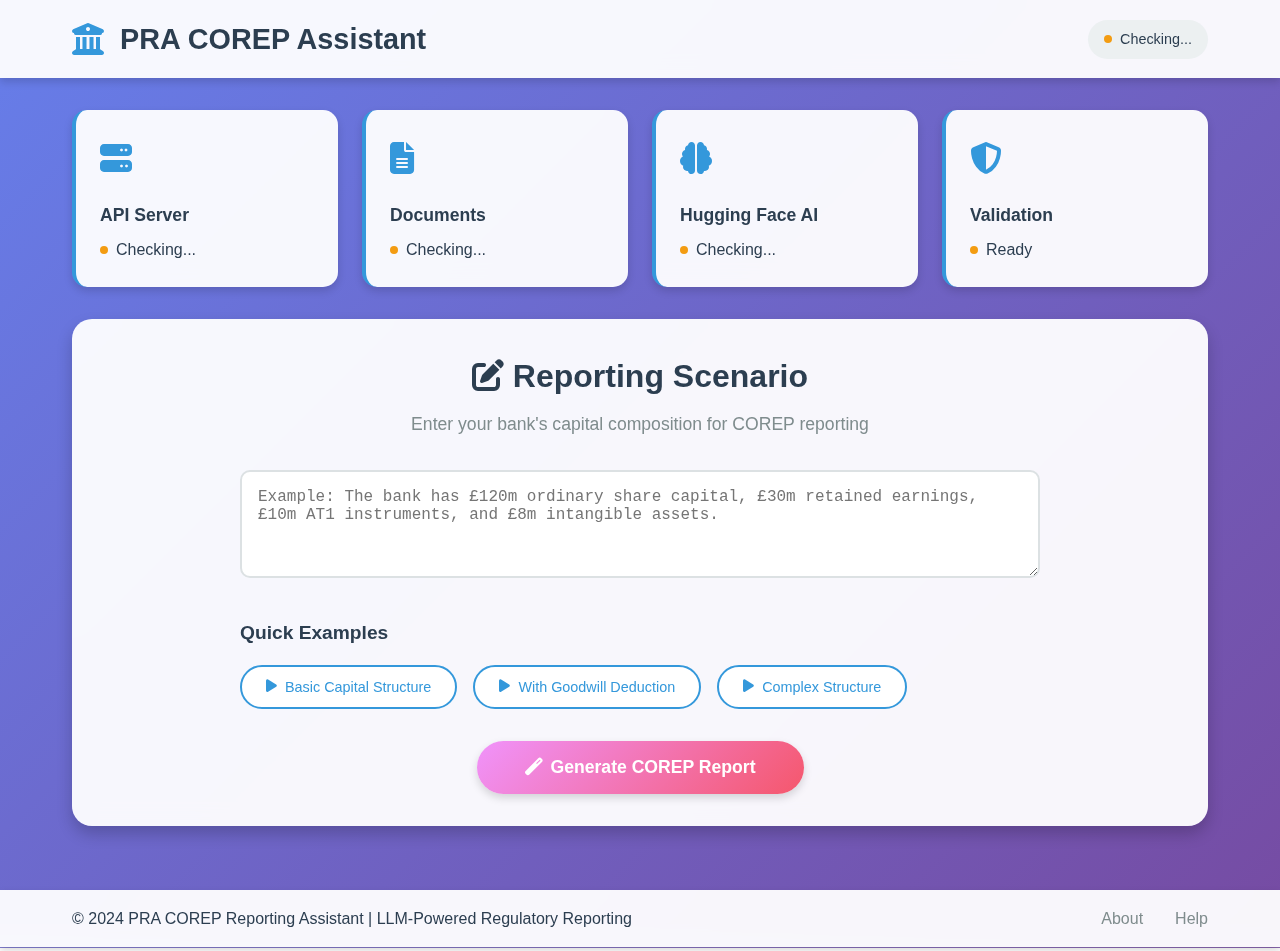
<file: frontend/index.html>
<!DOCTYPE html>
<html lang="en">
<head>
    <meta charset="UTF-8">
    <meta name="viewport" content="width=device-width, initial-scale=1.0">
    <title>PRA COREP Reporting Assistant</title>
    <link rel="stylesheet" href="css/styles.css">
    <link rel="stylesheet" href="https://cdnjs.cloudflare.com/ajax/libs/font-awesome/6.4.0/css/all.min.css">
</head>
<body>
    <div class="app-container">
        <!-- Header -->
        <header class="header">
            <div class="header-content">
                <div class="logo">
                    <i class="fas fa-university"></i>
                    <h1>PRA COREP Assistant</h1>
                </div>
                <div class="header-status">
                    <div class="status-indicator" id="system-status">
                        <span class="status-dot"></span>
                        <span class="status-text">Checking...</span>
                    </div>
                </div>
            </div>
        </header>

        <!-- Main Content -->
        <main class="main-content">
            <!-- System Status Dashboard -->
            <section class="status-dashboard">
                <div class="dashboard-grid">
                    <div class="status-card" id="api-card">
                        <div class="card-icon">
                            <i class="fas fa-server"></i>
                        </div>
                        <div class="card-content">
                            <h3>API Server</h3>
                            <div class="status-info">
                                <span class="status-dot" id="api-status"></span>
                                <span id="api-status-text">Checking...</span>
                            </div>
                        </div>
                    </div>

                    <div class="status-card" id="docs-card">
                        <div class="card-icon">
                            <i class="fas fa-file-alt"></i>
                        </div>
                        <div class="card-content">
                            <h3>Documents</h3>
                            <div class="status-info">
                                <span class="status-dot" id="docs-status"></span>
                                <span id="docs-status-text">Checking...</span>
                            </div>
                        </div>
                    </div>

                    <div class="status-card" id="groq-card">
                        <div class="card-icon">
                            <i class="fas fa-brain"></i>
                        </div>
                        <div class="card-content">
                            <h3>Hugging Face AI</h3>
                            <div class="status-info">
                                <span class="status-dot" id="groq-status"></span>
                                <span id="groq-status-text">Checking...</span>
                            </div>
                        </div>
                    </div>

                    <div class="status-card" id="validation-card">
                        <div class="card-icon">
                            <i class="fas fa-shield-alt"></i>
                        </div>
                        <div class="card-content">
                            <h3>Validation</h3>
                            <div class="status-info">
                                <span class="status-dot" id="validation-status"></span>
                                <span id="validation-status-text">Ready</span>
                            </div>
                        </div>
                    </div>
                </div>
            </section>

            <!-- Query Section -->
            <section class="query-section">
                <div class="section-header">
                    <h2><i class="fas fa-edit"></i> Reporting Scenario</h2>
                    <p>Enter your bank's capital composition for COREP reporting</p>
                </div>

                <div class="query-container">
                    <div class="input-group">
                        <textarea 
                            id="query-input" 
                            placeholder="Example: The bank has £120m ordinary share capital, £30m retained earnings, £10m AT1 instruments, and £8m intangible assets."
                            rows="4"
                        ></textarea>
                    </div>

                    <div class="examples-section">
                        <h3>Quick Examples</h3>
                        <div class="example-buttons">
                            <button class="example-btn" onclick="setQuery('The bank has £120m ordinary share capital, £30m retained earnings, £10m AT1 instruments, and £8m intangible assets.')">
                                <i class="fas fa-play"></i>
                                Basic Capital Structure
                            </button>
                            <button class="example-btn" onclick="setQuery('Our bank holds £50m in ordinary shares, £15m retained earnings, no AT1 instruments, and £2m in goodwill that needs deduction.')">
                                <i class="fas fa-play"></i>
                                With Goodwill Deduction
                            </button>
                            <button class="example-btn" onclick="setQuery('Bank reports £200m CET1 capital consisting of £180m ordinary shares and £20m retained earnings, with £5m intangible deductions and £25m AT1 instruments.')">
                                <i class="fas fa-play"></i>
                                Complex Structure
                            </button>
                        </div>
                    </div>

                    <div class="action-section">
                        <button id="generate-btn" class="generate-btn" onclick="generateReport()">
                            <i class="fas fa-magic"></i>
                            Generate COREP Report
                        </button>
                    </div>
                </div>
            </section>

            <!-- Loading State -->
            <section class="loading-section" id="loading-section" style="display: none;">
                <div class="loading-content">
                    <div class="loading-spinner">
                        <div class="spinner"></div>
                    </div>
                    <h3>Analyzing Scenario</h3>
                    <p>Generating COREP report with regulatory compliance validation...</p>
                    <div class="loading-steps">
                        <div class="step" id="step-retrieval">
                            <i class="fas fa-search"></i>
                            <span>Retrieving regulatory documents</span>
                        </div>
                        <div class="step" id="step-analysis">
                            <i class="fas fa-brain"></i>
                            <span>AI analysis with Groq</span>
                        </div>
                        <div class="step" id="step-validation">
                            <i class="fas fa-shield-alt"></i>
                            <span>Regulatory validation</span>
                        </div>
                        <div class="step" id="step-complete">
                            <i class="fas fa-check"></i>
                            <span>Report generation complete</span>
                        </div>
                    </div>
                </div>
            </section>

            <!-- Results Section -->
            <section class="results-section" id="results-section" style="display: none;">
                <div class="section-header">
                    <h2><i class="fas fa-chart-line"></i> COREP Report Results</h2>
                </div>

                <!-- Summary Metrics -->
                <div class="summary-metrics" id="summary-metrics">
                    <div class="metrics-grid">
                        <div class="metric-card">
                            <div class="metric-value" id="cet1-total">-</div>
                            <div class="metric-label">Total CET1</div>
                        </div>
                        <div class="metric-card">
                            <div class="metric-value" id="at1-total">-</div>
                            <div class="metric-label">Total AT1</div>
                        </div>
                        <div class="metric-card">
                            <div class="metric-value" id="tier2-total">-</div>
                            <div class="metric-label">Total Tier 2</div>
                        </div>
                        <div class="metric-card">
                            <div class="metric-value" id="validation-status-badge">-</div>
                            <div class="metric-label">Validation</div>
                        </div>
                    </div>
                </div>

                <!-- Tabs Navigation -->
                <div class="tabs-container">
                    <div class="tabs-nav">
                        <button class="tab-btn active" onclick="switchTab('template')">
                            <i class="fas fa-table"></i>
                            Template
                        </button>
                        <button class="tab-btn" onclick="switchTab('validation')">
                            <i class="fas fa-shield-alt"></i>
                            Validation
                        </button>
                        <button class="tab-btn" onclick="switchTab('sources')">
                            <i class="fas fa-book"></i>
                            Sources
                        </button>
                        <button class="tab-btn" onclick="switchTab('export')">
                            <i class="fas fa-download"></i>
                            Export
                        </button>
                    </div>

                    <!-- Tab Content -->
                    <div class="tabs-content">
                        <!-- Template Tab -->
                        <div class="tab-pane active" id="template-tab">
                            <div class="template-container">
                                <div class="template-header">
                                    <h3>COREP Template C 01.00 - Own Funds</h3>
                                    <div class="template-info">
                                        <span id="template-currency">GBP</span>
                                        <span id="template-date">-</span>
                                    </div>
                                </div>
                                <div class="template-table-container">
                                    <table class="template-table" id="template-table">
                                        <thead>
                                            <tr>
                                                <th>Row</th>
                                                <th>Description</th>
                                                <th>Amount</th>
                                                <th>Notes</th>
                                            </tr>
                                        </thead>
                                        <tbody id="template-tbody">
                                            <!-- Dynamic content -->
                                        </tbody>
                                    </table>
                                </div>
                            </div>
                        </div>

                        <!-- Validation Tab -->
                        <div class="tab-pane" id="validation-tab">
                            <div class="validation-container">
                                <div class="validation-summary" id="validation-summary">
                                    <!-- Dynamic content -->
                                </div>
                                <div class="validation-details" id="validation-details">
                                    <!-- Dynamic content -->
                                </div>
                            </div>
                        </div>

                        <!-- Sources Tab -->
                        <div class="tab-pane" id="sources-tab">
                            <div class="sources-container">
                                <div class="sources-list" id="sources-list">
                                    <!-- Dynamic content -->
                                </div>
                            </div>
                        </div>

                        <!-- Export Tab -->
                        <div class="tab-pane" id="export-tab">
                            <div class="export-container">
                                <h3>Export Options</h3>
                                <div class="export-buttons">
                                    <button class="export-btn" onclick="exportReport('json')">
                                        <i class="fas fa-file-code"></i>
                                        JSON
                                    </button>
                                    <button class="export-btn" onclick="exportReport('csv')">
                                        <i class="fas fa-file-csv"></i>
                                        CSV
                                    </button>
                                    <button class="export-btn" onclick="exportReport('html')">
                                        <i class="fas fa-file-alt"></i>
                                        HTML
                                    </button>
                                    <button class="export-btn" onclick="exportReport('pdf')">
                                        <i class="fas fa-file-pdf"></i>
                                        PDF
                                    </button>
                                </div>
                                <div class="export-preview" id="export-preview">
                                    <!-- Dynamic content -->
                                </div>
                            </div>
                        </div>
                    </div>
                </div>
            </section>
        </main>

        <!-- Footer -->
        <footer class="footer">
            <div class="footer-content">
                <p>&copy; 2024 PRA COREP Reporting Assistant | LLM-Powered Regulatory Reporting</p>
                <div class="footer-links">
                    <a href="#" onclick="showAbout()">About</a>
                    <a href="#" onclick="showHelp()">Help</a>
                </div>
            </div>
        </footer>
    </div>

    <!-- Scripts -->
    <script src="js/app.js"></script>
</body>
</html>
</file>
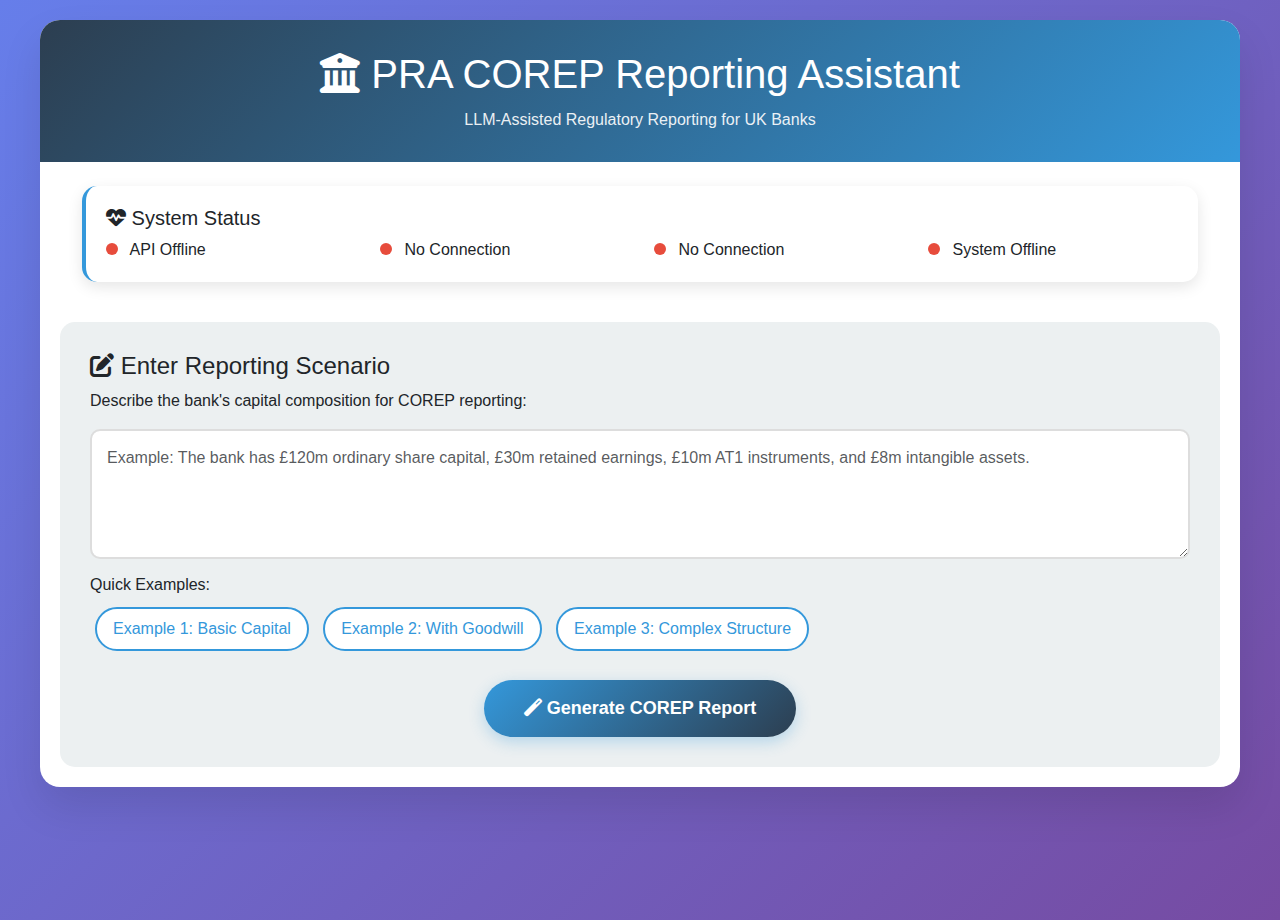
<file: frontend.html>
<!DOCTYPE html>
<html lang="en">
<head>
    <meta charset="UTF-8">
    <meta name="viewport" content="width=device-width, initial-scale=1.0">
    <title>PRA COREP Reporting Assistant</title>
    <link href="https://cdn.jsdelivr.net/npm/bootstrap@5.3.0/dist/css/bootstrap.min.css" rel="stylesheet">
    <link href="https://cdnjs.cloudflare.com/ajax/libs/font-awesome/6.4.0/css/all.min.css" rel="stylesheet">
    <style>
        :root {
            --primary-color: #2c3e50;
            --secondary-color: #3498db;
            --success-color: #27ae60;
            --warning-color: #f39c12;
            --danger-color: #e74c3c;
            --light-bg: #ecf0f1;
        }

        body {
            background: linear-gradient(135deg, #667eea 0%, #764ba2 100%);
            min-height: 100vh;
            font-family: 'Segoe UI', Tahoma, Geneva, Verdana, sans-serif;
        }

        .main-container {
            background: white;
            border-radius: 20px;
            box-shadow: 0 20px 40px rgba(0,0,0,0.1);
            margin: 20px auto;
            max-width: 1200px;
            overflow: hidden;
        }

        .header {
            background: linear-gradient(135deg, var(--primary-color), var(--secondary-color));
            color: white;
            padding: 30px;
            text-align: center;
        }

        .header h1 {
            margin: 0;
            font-size: 2.5rem;
            font-weight: 300;
        }

        .header p {
            margin: 10px 0 0 0;
            opacity: 0.9;
        }

        .status-card {
            background: white;
            border-radius: 15px;
            padding: 20px;
            box-shadow: 0 5px 15px rgba(0,0,0,0.1);
            margin-bottom: 20px;
            border-left: 4px solid var(--secondary-color);
        }

        .status-indicator {
            display: inline-block;
            width: 12px;
            height: 12px;
            border-radius: 50%;
            margin-right: 8px;
        }

        .status-indicator.online { background: var(--success-color); }
        .status-indicator.offline { background: var(--danger-color); }
        .status-indicator.warning { background: var(--warning-color); }

        .query-section {
            background: var(--light-bg);
            padding: 30px;
            border-radius: 15px;
            margin: 20px;
        }

        .query-textarea {
            border: 2px solid #ddd;
            border-radius: 10px;
            padding: 15px;
            font-size: 16px;
            resize: vertical;
            transition: border-color 0.3s;
        }

        .query-textarea:focus {
            border-color: var(--secondary-color);
            outline: none;
            box-shadow: 0 0 0 3px rgba(52, 152, 219, 0.1);
        }

        .example-btn {
            background: white;
            border: 2px solid var(--secondary-color);
            color: var(--secondary-color);
            border-radius: 25px;
            padding: 8px 16px;
            margin: 5px;
            transition: all 0.3s;
            cursor: pointer;
        }

        .example-btn:hover {
            background: var(--secondary-color);
            color: white;
            transform: translateY(-2px);
        }

        .generate-btn {
            background: linear-gradient(135deg, var(--secondary-color), var(--primary-color));
            color: white;
            border: none;
            border-radius: 50px;
            padding: 15px 40px;
            font-size: 18px;
            font-weight: 600;
            cursor: pointer;
            transition: all 0.3s;
            box-shadow: 0 5px 15px rgba(52, 152, 219, 0.3);
        }

        .generate-btn:hover {
            transform: translateY(-3px);
            box-shadow: 0 8px 25px rgba(52, 152, 219, 0.4);
        }

        .generate-btn:disabled {
            background: #ccc;
            cursor: not-allowed;
            transform: none;
            box-shadow: none;
        }

        .results-section {
            display: none;
            padding: 30px;
        }

        .result-card {
            background: white;
            border-radius: 15px;
            padding: 25px;
            margin-bottom: 20px;
            box-shadow: 0 5px 15px rgba(0,0,0,0.1);
        }

        .template-table {
            background: white;
            border-radius: 10px;
            overflow: hidden;
            box-shadow: 0 3px 10px rgba(0,0,0,0.1);
        }

        .template-table table {
            margin: 0;
        }

        .template-table th {
            background: var(--primary-color);
            color: white;
            font-weight: 600;
            border: none;
        }

        .validation-flag {
            padding: 10px 15px;
            margin: 5px 0;
            border-radius: 8px;
            border-left: 4px solid;
        }

        .validation-flag.error {
            background: #fee;
            border-color: var(--danger-color);
        }

        .validation-flag.warning {
            background: #fff3cd;
            border-color: var(--warning-color);
        }

        .validation-flag.info {
            background: #d1ecf1;
            border-color: var(--secondary-color);
        }

        .metric-card {
            background: white;
            border-radius: 10px;
            padding: 20px;
            text-align: center;
            box-shadow: 0 3px 10px rgba(0,0,0,0.1);
            transition: transform 0.3s;
        }

        .metric-card:hover {
            transform: translateY(-5px);
        }

        .metric-value {
            font-size: 2rem;
            font-weight: bold;
            color: var(--secondary-color);
        }

        .metric-label {
            color: #666;
            font-size: 0.9rem;
            margin-top: 5px;
        }

        .loading-spinner {
            display: none;
            text-align: center;
            padding: 40px;
        }

        .spinner-border {
            width: 3rem;
            height: 3rem;
            border-width: 0.3rem;
        }

        .export-buttons {
            display: flex;
            gap: 10px;
            flex-wrap: wrap;
        }

        .export-btn {
            background: white;
            border: 2px solid var(--secondary-color);
            color: var(--secondary-color);
            border-radius: 8px;
            padding: 8px 16px;
            cursor: pointer;
            transition: all 0.3s;
        }

        .export-btn:hover {
            background: var(--secondary-color);
            color: white;
        }

        .source-card {
            background: #f8f9fa;
            border-radius: 10px;
            padding: 15px;
            margin: 10px 0;
            border-left: 4px solid var(--secondary-color);
        }

        .source-score {
            background: var(--secondary-color);
            color: white;
            padding: 2px 8px;
            border-radius: 12px;
            font-size: 0.8rem;
        }

        @keyframes fadeIn {
            from { opacity: 0; transform: translateY(20px); }
            to { opacity: 1; transform: translateY(0); }
        }

        .fade-in {
            animation: fadeIn 0.5s ease-out;
        }
    </style>
</head>
<body>
    <div class="container-fluid">
        <div class="main-container">
            <!-- Header -->
            <div class="header">
                <h1><i class="fas fa-university"></i> PRA COREP Reporting Assistant</h1>
                <p>LLM-Assisted Regulatory Reporting for UK Banks</p>
            </div>

            <!-- System Status -->
            <div class="container mt-4">
                <div class="row">
                    <div class="col-md-12">
                        <div class="status-card">
                            <h5><i class="fas fa-heartbeat"></i> System Status</h5>
                            <div class="row">
                                <div class="col-md-3">
                                    <span class="status-indicator" id="api-status"></span>
                                    <span id="api-status-text">Checking...</span>
                                </div>
                                <div class="col-md-3">
                                    <span class="status-indicator" id="docs-status"></span>
                                    <span id="docs-status-text">Checking...</span>
                                </div>
                                <div class="col-md-3">
                                    <span class="status-indicator" id="groq-status"></span>
                                    <span id="groq-status-text">Checking...</span>
                                </div>
                                <div class="col-md-3">
                                    <span class="status-indicator" id="system-status"></span>
                                    <span id="system-status-text">Initializing...</span>
                                </div>
                            </div>
                        </div>
                    </div>
                </div>
            </div>

            <!-- Query Section -->
            <div class="query-section">
                <h4><i class="fas fa-edit"></i> Enter Reporting Scenario</h4>
                <p>Describe the bank's capital composition for COREP reporting:</p>
                
                <textarea id="query-input" class="form-control query-textarea" rows="4" 
                    placeholder="Example: The bank has £120m ordinary share capital, £30m retained earnings, £10m AT1 instruments, and £8m intangible assets."></textarea>
                
                <div class="mt-3">
                    <h6>Quick Examples:</h6>
                    <div>
                        <button class="example-btn" onclick="setExample('The bank has £120m ordinary share capital, £30m retained earnings, £10m AT1 instruments, and £8m intangible assets.')">
                            Example 1: Basic Capital
                        </button>
                        <button class="example-btn" onclick="setExample('Our bank holds £50m in ordinary shares, £15m retained earnings, no AT1 instruments, and £2m in goodwill that needs deduction.')">
                            Example 2: With Goodwill
                        </button>
                        <button class="example-btn" onclick="setExample('Bank reports £200m CET1 capital consisting of £180m ordinary shares and £20m retained earnings, with £5m intangible deductions and £25m AT1 instruments.')">
                            Example 3: Complex Structure
                        </button>
                    </div>
                </div>
                
                <div class="text-center mt-4">
                    <button id="generate-btn" class="generate-btn" onclick="generateReport()">
                        <i class="fas fa-magic"></i> Generate COREP Report
                    </button>
                </div>
            </div>

            <!-- Loading Spinner -->
            <div class="loading-spinner" id="loading">
                <div class="spinner-border text-primary" role="status">
                    <span class="visually-hidden">Loading...</span>
                </div>
                <p class="mt-3">Analyzing scenario and generating COREP report...</p>
            </div>

            <!-- Results Section -->
            <div class="results-section" id="results">
                <!-- Summary Metrics -->
                <div id="summary-metrics"></div>

                <!-- COREP Template Results -->
                <div class="result-card">
                    <h5><i class="fas fa-table"></i> COREP Template Results</h5>
                    <div id="template-results"></div>
                </div>

                <!-- Validation Results -->
                <div class="result-card">
                    <h5><i class="fas fa-shield-alt"></i> Validation Results</h5>
                    <div id="validation-results"></div>
                </div>

                <!-- Retrieved Sources -->
                <div class="result-card">
                    <h5><i class="fas fa-book"></i> Retrieved Regulatory Sources</h5>
                    <div id="sources-results"></div>
                </div>

                <!-- Export Options -->
                <div class="result-card">
                    <h5><i class="fas fa-download"></i> Export Options</h5>
                    <div class="export-buttons">
                        <button class="export-btn" onclick="exportReport('json')">
                            <i class="fas fa-file-code"></i> JSON
                        </button>
                        <button class="export-btn" onclick="exportReport('csv')">
                            <i class="fas fa-file-csv"></i> CSV
                        </button>
                        <button class="export-btn" onclick="exportReport('html')">
                            <i class="fas fa-file-alt"></i> HTML
                        </button>
                    </div>
                </div>
            </div>
        </div>
    </div>

    <script src="https://cdn.jsdelivr.net/npm/bootstrap@5.3.0/dist/js/bootstrap.bundle.min.js"></script>
    <script>
        const API_BASE = 'http://localhost:8000';
        let currentReport = null;

        // Initialize page
        document.addEventListener('DOMContentLoaded', function() {
            checkSystemHealth();
            setInterval(checkSystemHealth, 30000); // Check every 30 seconds
        });

        function setExample(text) {
            document.getElementById('query-input').value = text;
        }

        async function checkSystemHealth() {
            try {
                const response = await fetch(`${API_BASE}/health`);
                const data = await response.json();
                
                updateStatus('api-status', 'api-status-text', data.status === 'healthy', 'API');
                updateStatus('docs-status', 'docs-status-text', data.system.documents_loaded > 0, `${data.system.documents_loaded} Documents`);
                updateStatus('groq-status', 'groq-status-text', data.system.groq_connected, 'Groq API');
                updateStatus('system-status', 'system-status-text', data.system.initialized, 'System');
                
            } catch (error) {
                updateStatus('api-status', 'api-status-text', false, 'API Offline');
                updateStatus('docs-status', 'docs-status-text', false, 'No Connection');
                updateStatus('groq-status', 'groq-status-text', false, 'No Connection');
                updateStatus('system-status', 'system-status-text', false, 'System Offline');
            }
        }

        function updateStatus(indicatorId, textId, isHealthy, text) {
            const indicator = document.getElementById(indicatorId);
            const textElement = document.getElementById(textId);
            
            indicator.className = `status-indicator ${isHealthy ? 'online' : 'offline'}`;
            textElement.textContent = text;
        }

        async function generateReport() {
            const query = document.getElementById('query-input').value.trim();
            
            if (!query) {
                alert('Please enter a reporting scenario');
                return;
            }

            // Show loading
            document.getElementById('loading').style.display = 'block';
            document.getElementById('results').style.display = 'none';
            document.getElementById('generate-btn').disabled = true;

            try {
                const response = await fetch(`${API_BASE}/generate_corep`, {
                    method: 'POST',
                    headers: {
                        'Content-Type': 'application/json',
                    },
                    body: JSON.stringify({
                        user_query: query,
                        k_documents: 3,
                        export_format: 'json'
                    })
                });

                if (!response.ok) {
                    throw new Error(`HTTP error! status: ${response.status}`);
                }

                const data = await response.json();
                currentReport = data;
                displayResults(data);

            } catch (error) {
                console.error('Error generating report:', error);
                alert('Failed to generate report. Please check your connection and try again.');
            } finally {
                document.getElementById('loading').style.display = 'none';
                document.getElementById('generate-btn').disabled = false;
            }
        }

        function displayResults(data) {
            // Show results section
            document.getElementById('results').style.display = 'block';
            
            // Display summary metrics
            displaySummaryMetrics(data);
            
            // Display template results
            displayTemplateResults(data);
            
            // Display validation results
            displayValidationResults(data);
            
            // Display sources
            displaySources(data);
            
            // Scroll to results
            document.getElementById('results').scrollIntoView({ behavior: 'smooth' });
        }

        function displaySummaryMetrics(data) {
            const summary = data.structured_output.summary || {};
            const validation = data.validation_report.validation_summary;
            
            const metricsHtml = `
                <div class="row mb-4">
                    <div class="col-md-3">
                        <div class="metric-card">
                            <div class="metric-value">${formatCurrency(summary.total_cet1)}</div>
                            <div class="metric-label">Total CET1</div>
                        </div>
                    </div>
                    <div class="col-md-3">
                        <div class="metric-card">
                            <div class="metric-value">${formatCurrency(summary.total_at1)}</div>
                            <div class="metric-label">Total AT1</div>
                        </div>
                    </div>
                    <div class="col-md-3">
                        <div class="metric-card">
                            <div class="metric-value">${formatCurrency(summary.total_tier2)}</div>
                            <div class="metric-label">Total Tier 2</div>
                        </div>
                    </div>
                    <div class="col-md-3">
                        <div class="metric-card">
                            <div class="metric-value">${validation.status === 'PASS' ? '✅' : '⚠️'}</div>
                            <div class="metric-label">Validation</div>
                        </div>
                    </div>
                </div>
            `;
            
            document.getElementById('summary-metrics').innerHTML = metricsHtml;
        }

        function displayTemplateResults(data) {
            const template = data.corep_template;
            
            let tableHtml = `
                <div class="template-table">
                    <table class="table table-hover">
                        <thead>
                            <tr>
                                <th>Row</th>
                                <th>Description</th>
                                <th>Amount</th>
                            </tr>
                        </thead>
                        <tbody>
            `;
            
            template.forEach(row => {
                tableHtml += `
                    <tr>
                        <td><strong>${row.row_number}</strong></td>
                        <td>${row.description}</td>
                        <td>${row.formatted_amount}</td>
                    </tr>
                `;
            });
            
            tableHtml += `
                        </tbody>
                    </table>
                </div>
            `;
            
            document.getElementById('template-results').innerHTML = tableHtml;
        }

        function displayValidationResults(data) {
            const validation = data.validation_report;
            const flags = validation.validation_flags;
            
            let html = '';
            
            // Display summary
            html += `
                <div class="row mb-3">
                    <div class="col-md-3">
                        <strong>Total Flags:</strong> ${validation.validation_summary.total_flags}
                    </div>
                    <div class="col-md-3">
                        <strong>Errors:</strong> <span class="text-danger">${validation.validation_summary.errors}</span>
                    </div>
                    <div class="col-md-3">
                        <strong>Warnings:</strong> <span class="text-warning">${validation.validation_summary.warnings}</span>
                    </div>
                    <div class="col-md-3">
                        <strong>Info:</strong> <span class="text-info">${validation.validation_summary.info}</span>
                    </div>
                </div>
            `;
            
            // Display flags
            ['errors', 'warnings', 'info'].forEach(type => {
                const typeFlags = flags[type] || [];
                if (typeFlags.length > 0) {
                    html += `<h6 class="mt-3">${type.charAt(0).toUpperCase() + type.slice(1)} (${typeFlags.length})</h6>`;
                    typeFlags.forEach(flag => {
                        html += `
                            <div class="validation-flag ${type.slice(0, -1)}">
                                <strong>${flag.message}</strong>
                                ${flag.field ? `<br><small>Field: ${flag.field}</small>` : ''}
                                ${flag.suggestion ? `<br><small><em>Suggestion: ${flag.suggestion}</em></small>` : ''}
                            </div>
                        `;
                    });
                }
            });
            
            // Display recommendations
            if (validation.recommendations && validation.recommendations.length > 0) {
                html += `
                    <h6 class="mt-3">Recommendations</h6>
                    <ul>
                `;
                validation.recommendations.forEach(rec => {
                    html += `<li>${rec}</li>`;
                });
                html += '</ul>';
            }
            
            document.getElementById('validation-results').innerHTML = html;
        }

        function displaySources(data) {
            const sources = data.retrieved_sources;
            
            let html = '';
            sources.forEach((source, index) => {
                html += `
                    <div class="source-card">
                        <div class="d-flex justify-content-between align-items-start">
                            <h6>${source.source}</h6>
                            <span class="source-score">Score: ${source.score?.toFixed(3) || 'N/A'}</span>
                        </div>
                        <p class="mb-0">${source.text}</p>
                    </div>
                `;
            });
            
            document.getElementById('sources-results').innerHTML = html;
        }

        function formatCurrency(amount) {
            if (amount === null || amount === undefined) return 'N/A';
            return new Intl.NumberFormat('en-GB', {
                style: 'currency',
                currency: 'GBP'
            }).format(amount);
        }

        function exportReport(format) {
            if (!currentReport) {
                alert('No report to export');
                return;
            }

            // Generate export data (you'd need to implement this in the backend)
            const exportData = JSON.stringify(currentReport, null, 2);
            const blob = new Blob([exportData], { type: 'application/json' });
            const url = URL.createObjectURL(blob);
            
            const a = document.createElement('a');
            a.href = url;
            a.download = `corep_report_${new Date().toISOString().slice(0,10)}.${format}`;
            document.body.appendChild(a);
            a.click();
            document.body.removeChild(a);
            URL.revokeObjectURL(url);
        }
    </script>
</body>
</html>
</file>
<file: frontend/css/styles.css>
/* PRA COREP Reporting Assistant - Modern CSS */

:root {
    --primary-color: #2c3e50;
    --secondary-color: #3498db;
    --accent-color: #e74c3c;
    --success-color: #27ae60;
    --warning-color: #f39c12;
    --info-color: #17a2b8;
    --light-bg: #ecf0f1;
    --dark-bg: #34495e;
    --text-primary: #2c3e50;
    --text-secondary: #7f8c8d;
    --border-color: #dce1e3;
    --shadow-sm: 0 2px 4px rgba(0,0,0,0.1);
    --shadow-md: 0 4px 8px rgba(0,0,0,0.15);
    --shadow-lg: 0 8px 16px rgba(0,0,0,0.2);
    --gradient-primary: linear-gradient(135deg, #667eea 0%, #764ba2 100%);
    --gradient-secondary: linear-gradient(135deg, #f093fb 0%, #f5576c 100%);
    --gradient-success: linear-gradient(135deg, #11998e 0%, #38ef7d 100%);
}

* {
    margin: 0;
    padding: 0;
    box-sizing: border-box;
}

body {
    font-family: 'Segoe UI', Tahoma, Geneva, Verdana, sans-serif;
    background: var(--gradient-primary);
    color: var(--text-primary);
    line-height: 1.6;
    min-height: 100vh;
}

.app-container {
    display: flex;
    flex-direction: column;
    min-height: 100vh;
}

/* Header Styles */
.header {
    background: rgba(255, 255, 255, 0.95);
    backdrop-filter: blur(10px);
    box-shadow: var(--shadow-md);
    position: sticky;
    top: 0;
    z-index: 1000;
}

.header-content {
    max-width: 1200px;
    margin: 0 auto;
    padding: 1rem 2rem;
    display: flex;
    justify-content: space-between;
    align-items: center;
}

.logo {
    display: flex;
    align-items: center;
    gap: 1rem;
}

.logo i {
    font-size: 2rem;
    color: var(--secondary-color);
}

.logo h1 {
    font-size: 1.8rem;
    font-weight: 600;
    color: var(--primary-color);
}

.header-status {
    display: flex;
    align-items: center;
}

.status-indicator {
    display: flex;
    align-items: center;
    gap: 0.5rem;
    padding: 0.5rem 1rem;
    background: var(--light-bg);
    border-radius: 25px;
    font-size: 0.9rem;
}

.status-dot {
    width: 8px;
    height: 8px;
    border-radius: 50%;
    background: var(--warning-color);
    animation: pulse 2s infinite;
}

.status-dot.online {
    background: var(--success-color);
}

.status-dot.offline {
    background: var(--accent-color);
}

@keyframes pulse {
    0% { opacity: 1; }
    50% { opacity: 0.5; }
    100% { opacity: 1; }
}

/* Main Content */
.main-content {
    flex: 1;
    max-width: 1200px;
    margin: 0 auto;
    padding: 2rem;
    width: 100%;
}

/* Status Dashboard */
.status-dashboard {
    margin-bottom: 2rem;
}

.dashboard-grid {
    display: grid;
    grid-template-columns: repeat(auto-fit, minmax(250px, 1fr));
    gap: 1.5rem;
}

.status-card {
    background: rgba(255, 255, 255, 0.95);
    backdrop-filter: blur(10px);
    border-radius: 15px;
    padding: 1.5rem;
    box-shadow: var(--shadow-md);
    transition: transform 0.3s ease, box-shadow 0.3s ease;
    border-left: 4px solid var(--secondary-color);
}

.status-card:hover {
    transform: translateY(-5px);
    box-shadow: var(--shadow-lg);
}

.card-icon {
    font-size: 2rem;
    color: var(--secondary-color);
    margin-bottom: 1rem;
}

.card-content h3 {
    font-size: 1.1rem;
    margin-bottom: 0.5rem;
    color: var(--text-primary);
}

.status-info {
    display: flex;
    align-items: center;
    gap: 0.5rem;
}

/* Query Section */
.query-section {
    background: rgba(255, 255, 255, 0.95);
    backdrop-filter: blur(10px);
    border-radius: 20px;
    padding: 2rem;
    margin-bottom: 2rem;
    box-shadow: var(--shadow-lg);
}

.section-header {
    text-align: center;
    margin-bottom: 2rem;
}

.section-header h2 {
    font-size: 2rem;
    margin-bottom: 0.5rem;
    color: var(--primary-color);
}

.section-header p {
    color: var(--text-secondary);
    font-size: 1.1rem;
}

.query-container {
    max-width: 800px;
    margin: 0 auto;
}

.input-group {
    margin-bottom: 2rem;
}

#query-input {
    width: 100%;
    padding: 1rem;
    border: 2px solid var(--border-color);
    border-radius: 10px;
    font-size: 1rem;
    resize: vertical;
    transition: border-color 0.3s ease;
}

#query-input:focus {
    outline: none;
    border-color: var(--secondary-color);
    box-shadow: 0 0 0 3px rgba(52, 152, 219, 0.1);
}

.examples-section {
    margin-bottom: 2rem;
}

.examples-section h3 {
    font-size: 1.2rem;
    margin-bottom: 1rem;
    color: var(--text-primary);
}

.example-buttons {
    display: flex;
    gap: 1rem;
    flex-wrap: wrap;
}

.example-btn {
    background: white;
    border: 2px solid var(--secondary-color);
    color: var(--secondary-color);
    border-radius: 25px;
    padding: 0.75rem 1.5rem;
    cursor: pointer;
    transition: all 0.3s ease;
    font-size: 0.9rem;
    display: flex;
    align-items: center;
    gap: 0.5rem;
}

.example-btn:hover {
    background: var(--secondary-color);
    color: white;
    transform: translateY(-2px);
    box-shadow: var(--shadow-md);
}

.action-section {
    text-align: center;
}

.generate-btn {
    background: var(--gradient-secondary);
    color: white;
    border: none;
    border-radius: 50px;
    padding: 1rem 3rem;
    font-size: 1.1rem;
    font-weight: 600;
    cursor: pointer;
    transition: all 0.3s ease;
    box-shadow: var(--shadow-md);
    display: inline-flex;
    align-items: center;
    gap: 0.5rem;
}

.generate-btn:hover {
    transform: translateY(-3px);
    box-shadow: var(--shadow-lg);
}

.generate-btn:disabled {
    background: var(--text-secondary);
    cursor: not-allowed;
    transform: none;
    box-shadow: none;
}

/* Loading Section */
.loading-section {
    background: rgba(255, 255, 255, 0.95);
    backdrop-filter: blur(10px);
    border-radius: 20px;
    padding: 3rem;
    text-align: center;
    box-shadow: var(--shadow-lg);
}

.loading-content h3 {
    font-size: 1.5rem;
    margin-bottom: 1rem;
    color: var(--primary-color);
}

.loading-steps {
    display: flex;
    justify-content: space-around;
    margin-top: 2rem;
    flex-wrap: wrap;
    gap: 1rem;
}

.step {
    display: flex;
    flex-direction: column;
    align-items: center;
    gap: 0.5rem;
    opacity: 0.5;
    transition: opacity 0.3s ease;
}

.step.active {
    opacity: 1;
    color: var(--secondary-color);
}

.step i {
    font-size: 1.5rem;
}

/* Results Section */
.results-section {
    background: rgba(255, 255, 255, 0.95);
    backdrop-filter: blur(10px);
    border-radius: 20px;
    padding: 2rem;
    box-shadow: var(--shadow-lg);
}

.summary-metrics {
    margin-bottom: 2rem;
}

.metrics-grid {
    display: grid;
    grid-template-columns: repeat(auto-fit, minmax(200px, 1fr));
    gap: 1.5rem;
}

.metric-card {
    background: white;
    border-radius: 15px;
    padding: 1.5rem;
    text-align: center;
    box-shadow: var(--shadow-sm);
    transition: transform 0.3s ease;
}

.metric-card:hover {
    transform: translateY(-5px);
}

.metric-value {
    font-size: 2rem;
    font-weight: bold;
    color: var(--secondary-color);
    margin-bottom: 0.5rem;
}

.metric-label {
    color: var(--text-secondary);
    font-size: 0.9rem;
}

/* Tabs */
.tabs-container {
    background: white;
    border-radius: 15px;
    overflow: hidden;
    box-shadow: var(--shadow-sm);
}

.tabs-nav {
    display: flex;
    background: var(--light-bg);
    border-bottom: 2px solid var(--border-color);
}

.tab-btn {
    flex: 1;
    padding: 1rem;
    background: none;
    border: none;
    cursor: pointer;
    transition: all 0.3s ease;
    display: flex;
    align-items: center;
    justify-content: center;
    gap: 0.5rem;
    color: var(--text-secondary);
}

.tab-btn:hover {
    background: rgba(52, 152, 219, 0.1);
}

.tab-btn.active {
    background: white;
    color: var(--secondary-color);
    border-bottom: 2px solid var(--secondary-color);
}

.tabs-content {
    padding: 2rem;
}

.tab-pane {
    display: none;
}

.tab-pane.active {
    display: block;
}

/* Template Table */
.template-container {
    max-width: 100%;
    overflow-x: auto;
}

.template-header {
    display: flex;
    justify-content: space-between;
    align-items: center;
    margin-bottom: 1.5rem;
}

.template-header h3 {
    color: var(--primary-color);
}

.template-info {
    display: flex;
    gap: 1rem;
    color: var(--text-secondary);
}

.template-table {
    width: 100%;
    border-collapse: collapse;
    background: white;
    border-radius: 10px;
    overflow: hidden;
    box-shadow: var(--shadow-sm);
}

.template-table th {
    background: var(--primary-color);
    color: white;
    padding: 1rem;
    text-align: left;
    font-weight: 600;
}

.template-table td {
    padding: 1rem;
    border-bottom: 1px solid var(--border-color);
}

.template-table tbody tr:hover {
    background: var(--light-bg);
}

/* Validation */
.validation-container {
    max-width: 800px;
}

.validation-summary {
    background: var(--light-bg);
    border-radius: 10px;
    padding: 1.5rem;
    margin-bottom: 2rem;
}

.validation-details {
    display: flex;
    flex-direction: column;
    gap: 1rem;
}

.validation-flag {
    padding: 1rem;
    border-radius: 8px;
    border-left: 4px solid;
}

.validation-flag.error {
    background: #fee;
    border-color: var(--accent-color);
}

.validation-flag.warning {
    background: #fff3cd;
    border-color: var(--warning-color);
}

.validation-flag.info {
    background: #d1ecf1;
    border-color: var(--info-color);
}

/* Sources */
.sources-container {
    max-width: 800px;
}

.source-item {
    background: var(--light-bg);
    border-radius: 10px;
    padding: 1.5rem;
    margin-bottom: 1rem;
    border-left: 4px solid var(--secondary-color);
}

.source-header {
    display: flex;
    justify-content: space-between;
    align-items: center;
    margin-bottom: 1rem;
}

.source-score {
    background: var(--secondary-color);
    color: white;
    padding: 0.25rem 0.75rem;
    border-radius: 15px;
    font-size: 0.8rem;
}

/* Export */
.export-container {
    max-width: 600px;
}

.export-buttons {
    display: flex;
    gap: 1rem;
    margin-bottom: 2rem;
    flex-wrap: wrap;
}

.export-btn {
    background: white;
    border: 2px solid var(--secondary-color);
    color: var(--secondary-color);
    border-radius: 8px;
    padding: 0.75rem 1.5rem;
    cursor: pointer;
    transition: all 0.3s ease;
    display: flex;
    align-items: center;
    gap: 0.5rem;
}

.export-btn:hover {
    background: var(--secondary-color);
    color: white;
}

/* Footer */
.footer {
    background: rgba(255, 255, 255, 0.95);
    backdrop-filter: blur(10px);
    box-shadow: var(--shadow-md);
    margin-top: auto;
}

.footer-content {
    max-width: 1200px;
    margin: 0 auto;
    padding: 1rem 2rem;
    display: flex;
    justify-content: space-between;
    align-items: center;
}

.footer-links {
    display: flex;
    gap: 2rem;
}

.footer-links a {
    color: var(--text-secondary);
    text-decoration: none;
    transition: color 0.3s ease;
}

.footer-links a:hover {
    color: var(--secondary-color);
}

/* Loading Spinner */
.loading-spinner {
    display: flex;
    justify-content: center;
    margin-bottom: 2rem;
}

.spinner {
    width: 50px;
    height: 50px;
    border: 3px solid var(--light-bg);
    border-top: 3px solid var(--secondary-color);
    border-radius: 50%;
    animation: spin 1s linear infinite;
}

@keyframes spin {
    0% { transform: rotate(0deg); }
    100% { transform: rotate(360deg); }
}

/* Responsive Design */
@media (max-width: 768px) {
    .header-content {
        flex-direction: column;
        gap: 1rem;
    }

    .main-content {
        padding: 1rem;
    }

    .dashboard-grid {
        grid-template-columns: 1fr;
    }

    .example-buttons {
        flex-direction: column;
    }

    .tabs-nav {
        flex-direction: column;
    }

    .loading-steps {
        flex-direction: column;
        gap: 1rem;
    }

    .footer-content {
        flex-direction: column;
        gap: 1rem;
        text-align: center;
    }

    .template-header {
        flex-direction: column;
        gap: 1rem;
        align-items: flex-start;
    }

    .export-buttons {
        flex-direction: column;
    }
}

/* Animations */
.fade-in {
    animation: fadeIn 0.5s ease-out;
}

@keyframes fadeIn {
    from {
        opacity: 0;
        transform: translateY(20px);
    }
    to {
        opacity: 1;
        transform: translateY(0);
    }
}

.slide-in {
    animation: slideIn 0.5s ease-out;
}

@keyframes slideIn {
    from {
        transform: translateX(-100%);
        opacity: 0;
    }
    to {
        transform: translateX(0);
        opacity: 1;
    }
}
</file>
